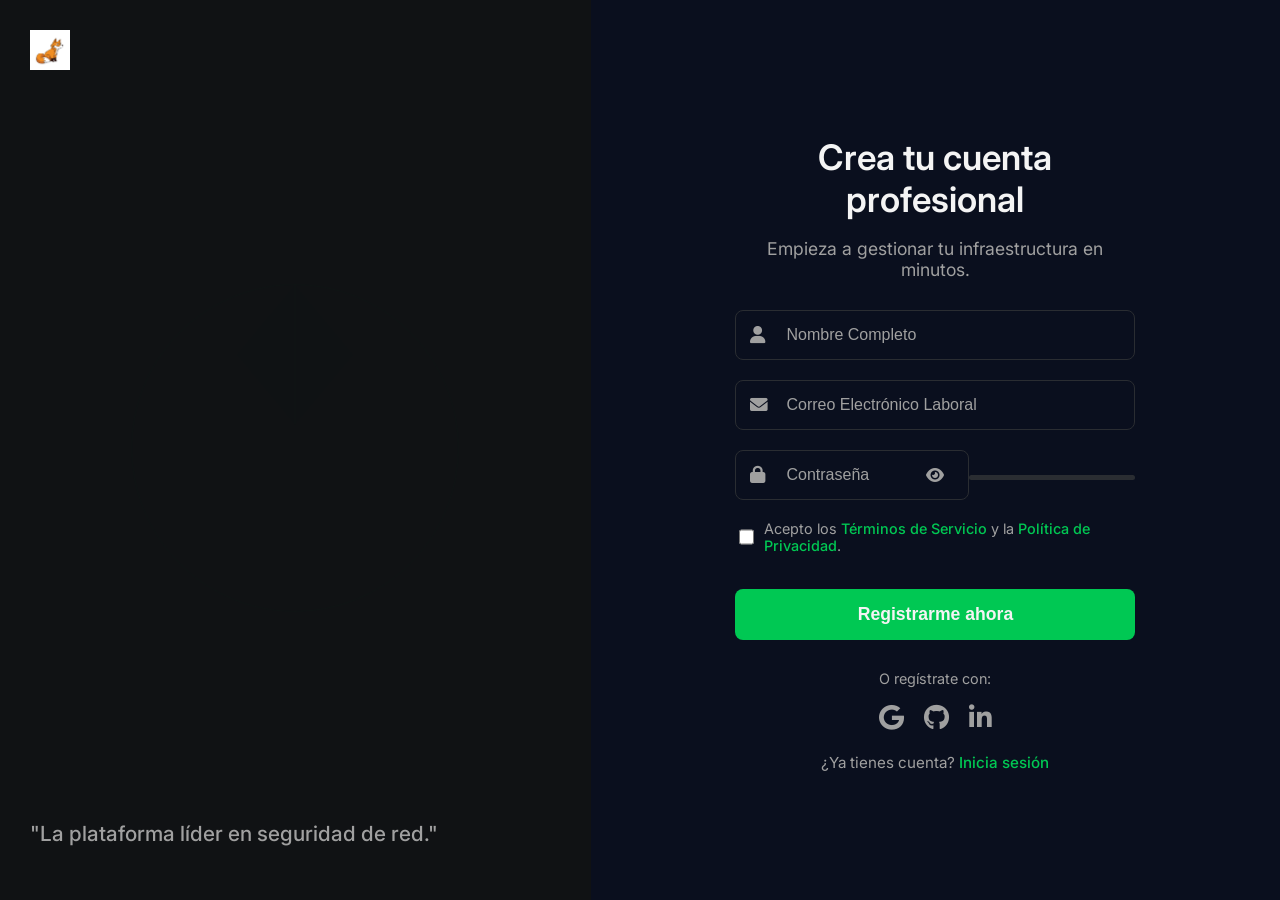
<file: proyectos/proyecto-1.html>
<!DOCTYPE html>
<html lang="es">
<head>
    <meta charset="UTF-8">
    <meta name="viewport" content="width=device-width, initial-scale=1.0">
    <title>Registro Profesional - Plataforma Segura</title>
    <link href="https://fonts.googleapis.com/css2?family=Inter:wght@400;500;600;700&display=swap" rel="stylesheet">
    <link rel="stylesheet" href="https://cdnjs.cloudflare.com/ajax/libs/font-awesome/6.0.0/css/all.min.css">
    <link rel="stylesheet" href="../css/proyecto-1.css">
</head>
<body>
    <div class="split-screen">
        <div class="left-panel">
            <div class="logo">
                <img src="../img/svg/OGFB9T0.jpg" alt="Logo Empresa">
            </div>
            <div class="abstract-graphic">
                <!-- Aquí podrías incluir un SVG o una imagen de fondo con un gráfico abstracto -->
                <svg width="300" height="300" viewBox="0 0 300 300" fill="none" xmlns="http://www.w3.org/2000/svg">
                    <circle cx="150" cy="150" r="140" stroke="#00c853" stroke-width="1" fill="none" opacity="0.1"/>
                    <path d="M150 10 L200 70 L150 130 L100 70 L150 10 Z" fill="#00c853" opacity="0.05"/>
                    <line x1="150" y1="10" x2="150" y2="130" stroke="#00c853" stroke-width="0.5" opacity="0.08"/>
                    <line x1="10" y1="150" x2="290" y2="150" stroke="#00c853" stroke-width="0.5" opacity="0.08"/>
                </svg>
            </div>
            <div class="testimonial">
                <h3>"La plataforma líder en seguridad de red."</h3>
            </div>
        </div>

        <div class="right-panel">
            <div class="form-container">
                <h1>Crea tu cuenta profesional</h1>
                <p class="subtitle">Empieza a gestionar tu infraestructura en minutos.</p>

                <form id="registrationForm">
                    <div class="input-group">
                        <i class="fas fa-user icon"></i>
                        <input type="text" id="fullName" placeholder="Nombre Completo" required>
                    </div>

                    <div class="input-group">
                        <i class="fas fa-envelope icon"></i>
                        <input type="email" id="email" placeholder="Correo Electrónico Laboral" required>
                    </div>

                    <div class="input-group password-group">
                        <i class="fas fa-lock icon"></i>
                        <input type="password" id="password" placeholder="Contraseña" required>
                        <i class="fas fa-eye toggle-password icon"></i>
                        <div class="password-strength-bar">
                            <div class="strength-level"></div>
                        </div>
                    </div>

                    <div class="terms-group">
                        <input type="checkbox" id="terms" required>
                        <label for="terms">Acepto los <a href="#">Términos de Servicio</a> y la <a href="#">Política de Privacidad</a>.</label>
                    </div>

                    <button type="submit" class="cta-button">Registrarme ahora</button>
                </form>

                <div class="social-login">
                    <p>O regístrate con:</p>
                    <div class="social-icons">
                        <a href="#"><i class="fab fa-google"></i></a>
                        <a href="#"><i class="fab fa-github"></i></a>
                        <a href="#"><i class="fab fa-linkedin-in"></i></a>
                    </div>
                </div>

                <div class="login-link">
                    <p>¿Ya tienes cuenta? <a href="#">Inicia sesión</a></p>
                </div>
            </div>
        </div>
    </div>

    <script src="../js/proyecto-1.js"></script>
</body>
</html>
</file>
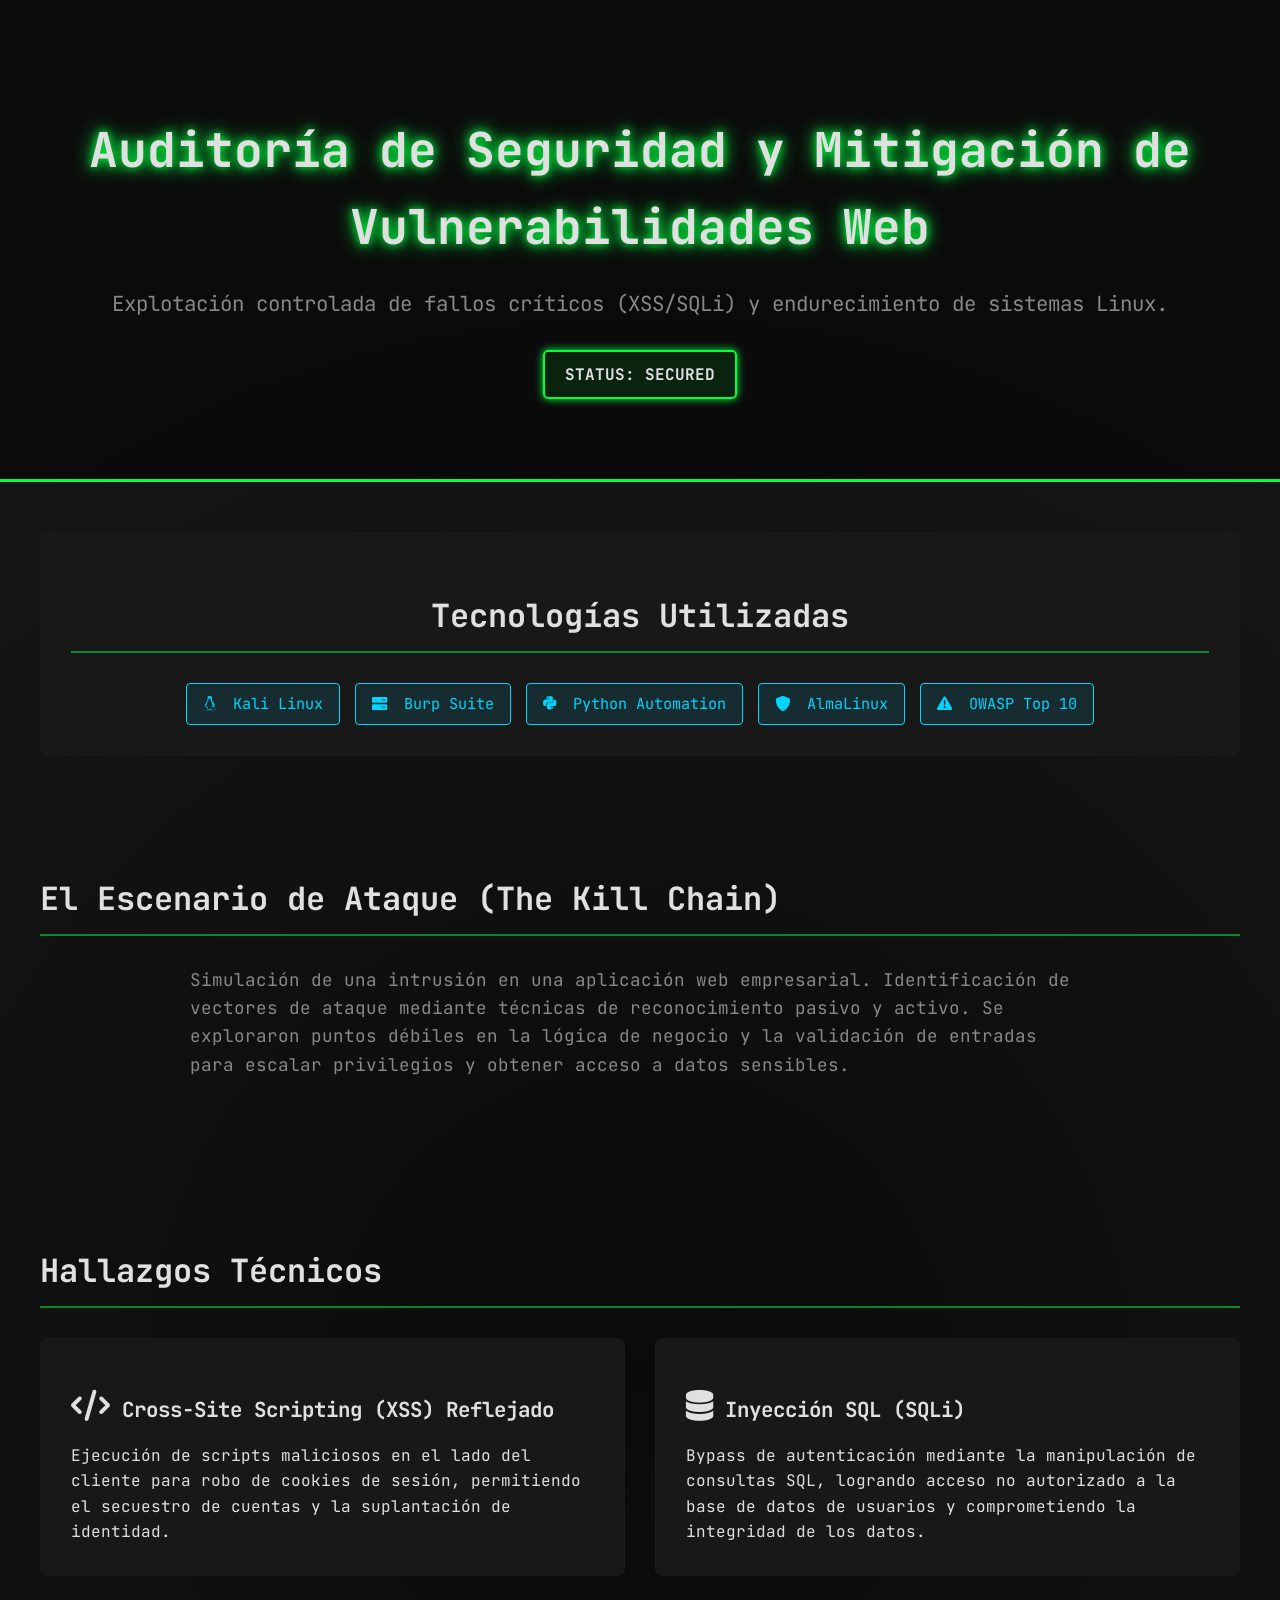
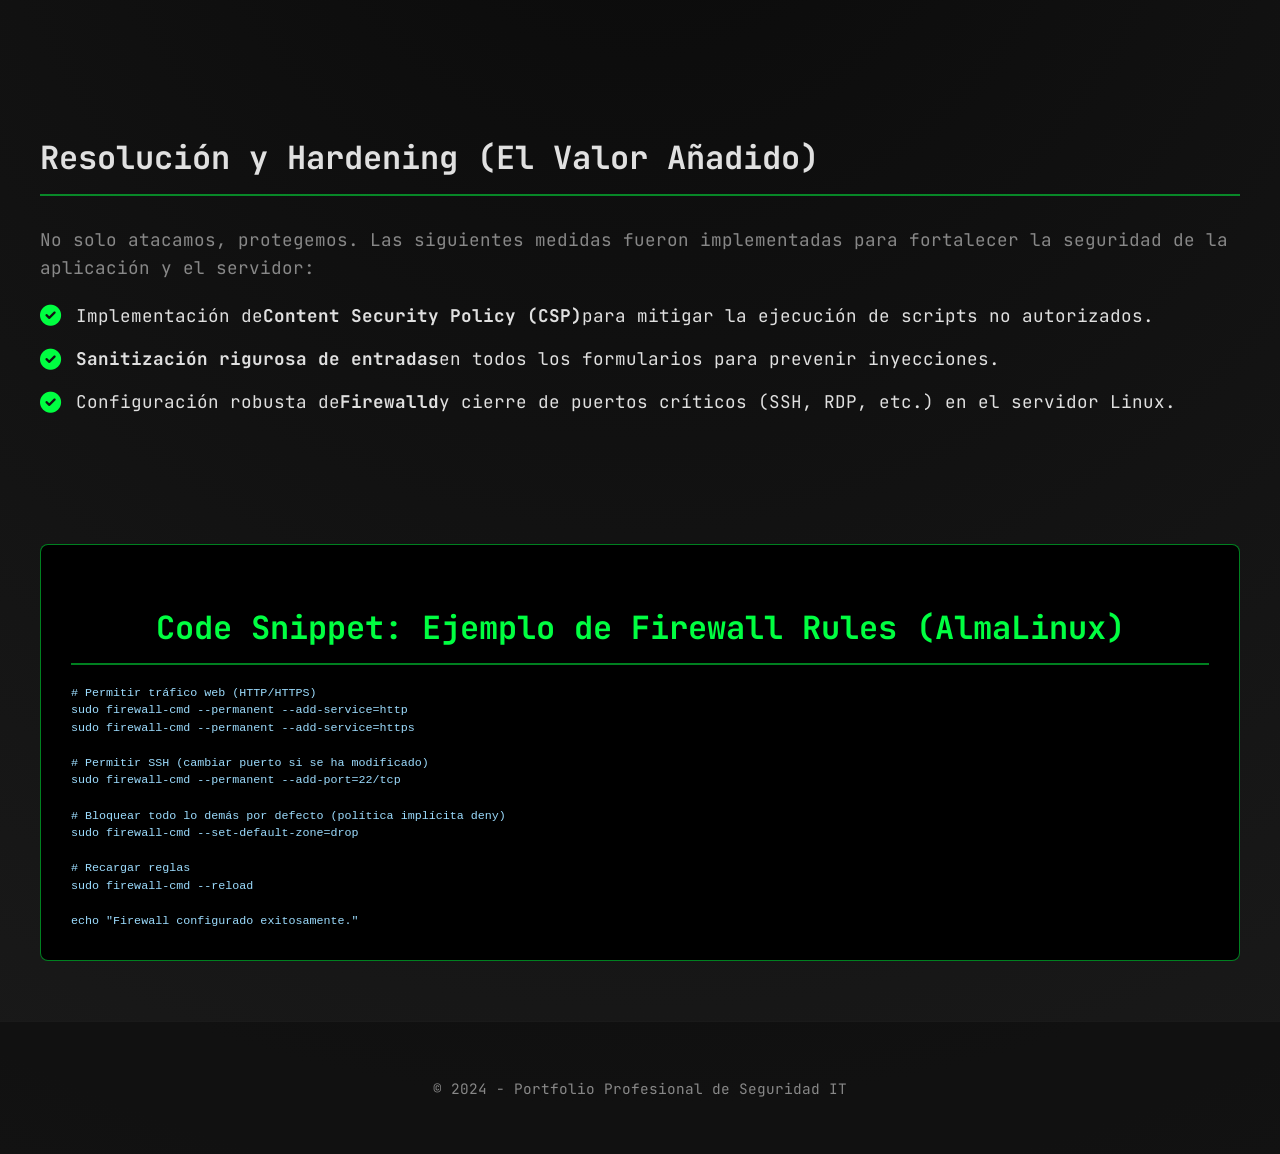
<file: proyectos/proyecto-2.html>
<!DOCTYPE html>
<html lang="es">
<head>
    <meta charset="UTF-8">
    <meta name="viewport" content="width=device-width, initial-scale=1.0">
    <title>Auditoría de Seguridad - Proyecto Profesional</title>
    <link rel="stylesheet" href="../css/proyecto-2.css">
    <link href="https://fonts.googleapis.com/css2?family=JetBrains+Mono:wght@400;700&display=swap" rel="stylesheet">
    <link rel="stylesheet" href="https://cdnjs.cloudflare.com/ajax/libs/font-awesome/6.0.0/css/all.min.css"> <!-- Para iconos -->
</head>
<body>

    <header class="hero-header">
        <div class="container">
            <h1 class="project-title">Auditoría de Seguridad y Mitigación de Vulnerabilidades Web</h1>
            <p class="project-subtitle">Explotación controlada de fallos críticos (XSS/SQLi) y endurecimiento de sistemas Linux.</p>
            <div class="status-badge">Status: Secured</div>
        </div>
    </header>

    <main class="container">
        <section class="technologies-dashboard">
            <h2>Tecnologías Utilizadas</h2>
            <div class="tech-tags">
                <span class="tech-tag"><i class="fab fa-linux"></i> Kali Linux</span>
                <span class="tech-tag"><i class="fas fa-server"></i> Burp Suite</span>
                <span class="tech-tag"><i class="fab fa-python"></i> Python Automation</span>
                <span class="tech-tag"><i class="fas fa-shield-alt"></i> AlmaLinux</span>
                <span class="tech-tag"><i class="fas fa-exclamation-triangle"></i> OWASP Top 10</span>
            </div>
        </section>

        <section class="attack-scenario">
            <h2>El Escenario de Ataque (The Kill Chain)</h2>
            <p>
                Simulación de una intrusión en una aplicación web empresarial. Identificación de vectores de ataque mediante técnicas de reconocimiento pasivo y activo. Se exploraron puntos débiles en la lógica de negocio y la validación de entradas para escalar privilegios y obtener acceso a datos sensibles.
            </p>
        </section>

        <section class="technical-findings">
            <h2>Hallazgos Técnicos</h2>
            <div class="findings-grid">
                <div class="finding-card">
                    <div class="finding-header">
                        <h3><i class="fas fa-code"></i> Cross-Site Scripting (XSS) Reflejado</h3>
                    </div>
                    <p>Ejecución de scripts maliciosos en el lado del cliente para robo de cookies de sesión, permitiendo el secuestro de cuentas y la suplantación de identidad.</p>
                </div>
                <div class="finding-card">
                    <div class="finding-header">
                        <h3><i class="fas fa-database"></i> Inyección SQL (SQLi)</h3>
                    </div>
                    <p>Bypass de autenticación mediante la manipulación de consultas SQL, logrando acceso no autorizado a la base de datos de usuarios y comprometiendo la integridad de los datos.</p>
                </div>
            </div>
        </section>

        <section class="resolution-hardening">
            <h2>Resolución y Hardening (El Valor Añadido)</h2>
            <p>No solo atacamos, protegemos. Las siguientes medidas fueron implementadas para fortalecer la seguridad de la aplicación y el servidor:</p>
            <ul class="hardening-list">
                <li><i class="fas fa-check-circle neon-accent"></i> Implementación de <strong>Content Security Policy (CSP)</strong> para mitigar la ejecución de scripts no autorizados.</li>
                <li><i class="fas fa-check-circle neon-accent"></i> <strong>Sanitización rigurosa de entradas</strong> en todos los formularios para prevenir inyecciones.</li>
                <li><i class="fas fa-check-circle neon-accent"></i> Configuración robusta de <strong>Firewalld</strong> y cierre de puertos críticos (SSH, RDP, etc.) en el servidor Linux.</li>
            </ul>
        </section>

        <section class="code-snippet-section">
            <h2>Code Snippet: Ejemplo de Firewall Rules (AlmaLinux)</h2>
            <pre><code class="language-bash"># Permitir tráfico web (HTTP/HTTPS)
sudo firewall-cmd --permanent --add-service=http
sudo firewall-cmd --permanent --add-service=https

# Permitir SSH (cambiar puerto si se ha modificado)
sudo firewall-cmd --permanent --add-port=22/tcp

# Bloquear todo lo demás por defecto (política implícita deny)
sudo firewall-cmd --set-default-zone=drop

# Recargar reglas
sudo firewall-cmd --reload

echo "Firewall configurado exitosamente."</code></pre>
        </section>
    </main>

    <footer class="footer">
        <p>&copy; 2024 - Portfolio Profesional de Seguridad IT</p>
    </footer>

    <script src="../js/proyecto-2.js"></script>
</body>
</html>
</file>
<file: css/proyecto-1.css>
/* style.css */

:root {
    --background-dark: #0a0f1e; /* Azul marino extremadamente oscuro */
    --accent-primary: #00c853; /* Verde esmeralda sofisticado */
    --text-primary: #f4f4f4; /* Blanco roto */
    --text-secondary: #a0a0a0; /* Gris Medio */
    --input-border-dark: #2a2d32; /* Gris oscuro sutil */
    --input-border-focus: var(--accent-primary);
    --validation-error: #ef5350; /* Rojo suave */
    --validation-success: var(--accent-primary);
}

body {
    margin: 0;
    font-family: 'Inter', sans-serif;
    background-color: var(--background-dark);
    color: var(--text-primary);
    display: flex;
    justify-content: center;
    align-items: center;
    min-height: 100vh;
    overflow: hidden; /* Evita barras de scroll innecesarias */
}

.split-screen {
    display: flex;
    width: 100%;
    height: 100vh;
}

.left-panel {
    flex: 1; /* Ocupa el espacio disponible */
    display: flex;
    flex-direction: column;
    justify-content: center;
    align-items: center;
    padding: 50px;
    background-color: #101214; /* Gris casi negro elegante */
    position: relative;
    overflow: hidden;
}

.left-panel .logo {
    position: absolute;
    top: 30px;
    left: 30px;
    z-index: 10;
}

.left-panel .logo img {
    height: 40px; /* Ajusta el tamaño del logo si es necesario */
}

.left-panel .abstract-graphic {
    position: absolute;
    top: 50%;
    left: 50%;
    transform: translate(-50%, -50%);
    opacity: 0.1;
    z-index: 1;
}

.left-panel .abstract-graphic svg {
    width: 350px; /* Ajusta el tamaño del gráfico */
    height: 350px;
}

.left-panel .testimonial {
    position: absolute;
    bottom: 30px;
    left: 30px;
    right: 30px;
    text-align: left;
    z-index: 10;
}

.left-panel .testimonial h3 {
    font-size: 1.3em;
    font-weight: 500;
    color: var(--text-secondary);
    line-height: 1.5;
}

.right-panel {
    flex: 1.2; /* Ocupa un poco más de espacio */
    display: flex;
    justify-content: center;
    align-items: center;
    padding: 50px;
    position: relative;
}

.form-container {
    width: 100%;
    max-width: 400px; /* Ancho máximo del formulario */
    text-align: center;
}

.form-container h1 {
    font-size: 2.2em;
    font-weight: 600;
    margin-bottom: 15px;
    color: var(--text-primary);
    line-height: 1.2;
}

.form-container .subtitle {
    font-size: 1.1em;
    color: var(--text-secondary);
    margin-bottom: 30px;
    font-weight: 400;
}

.input-group {
    position: relative;
    margin-bottom: 20px;
    display: flex;
    align-items: center;
}

.input-group .icon {
    position: absolute;
    left: 15px;
    color: var(--text-secondary);
    font-size: 1.1em;
    z-index: 2;
}

.input-group input {
    width: 100%;
    padding: 15px 15px 15px 50px; /* Espacio para el icono */
    background-color: var(--background-dark);
    border: 1px solid var(--input-border-dark);
    border-radius: 8px;
    color: var(--text-primary);
    font-size: 1em;
    transition: border-color 0.3s ease, box-shadow 0.3s ease;
}

.input-group input::placeholder {
    color: var(--text-secondary);
}

.input-group input:focus {
    outline: none;
    border-color: var(--input-border-focus);
    box-shadow: 0 0 0 3px rgba(0, 200, 83, 0.2); /* Sutil sombra de foco */
}

.password-group {
    position: relative;
}

.password-group .toggle-password {
    position: absolute;
    right: 15px;
    color: var(--text-secondary);
    cursor: pointer;
    font-size: 1em;
    z-index: 2;
}

.password-strength-bar {
    width: 100%;
    height: 5px;
    background-color: var(--input-border-dark);
    border-radius: 3px;
    margin-top: 5px;
    overflow: hidden; /* Para que el relleno no se salga */
}

.password-strength-bar .strength-level {
    height: 100%;
    width: 0%; /* Inicialmente vacío */
    background-color: transparent;
    border-radius: 3px;
    transition: width 0.3s ease, background-color 0.3s ease;
}

.terms-group {
    display: flex;
    align-items: center;
    margin-bottom: 25px;
    text-align: left;
    font-size: 0.9em;
    color: var(--text-secondary);
}

.terms-group input[type="checkbox"] {
    accent-color: var(--accent-primary); /* Color del checkbox */
    margin-right: 10px;
    width: 16px;
    height: 16px;
    cursor: pointer;
}

.terms-group label {
    cursor: pointer;
}

.terms-group a {
    color: var(--accent-primary);
    text-decoration: none;
    font-weight: 500;
    transition: color 0.3s ease;
}

.terms-group a:hover {
    color: var(--text-primary);
}

.cta-button {
    width: 100%;
    padding: 15px;
    background-color: var(--accent-primary);
    color: var(--text-primary);
    border: none;
    border-radius: 8px;
    font-size: 1.1em;
    font-weight: 600;
    cursor: pointer;
    transition: background-color 0.3s ease, transform 0.2s ease, box-shadow 0.3s ease;
    margin-top: 10px;
}

.cta-button:hover {
    background-color: #00b048; /* Un tono ligeramente más oscuro para el hover */
    transform: translateY(-2px);
    box-shadow: 0 4px 15px rgba(0, 200, 83, 0.3);
}

.social-login {
    margin-top: 30px;
    margin-bottom: 20px;
    color: var(--text-secondary);
    font-size: 0.9em;
}

.social-login p {
    margin-bottom: 15px;
}

.social-icons {
    display: flex;
    justify-content: center;
    gap: 20px;
}

.social-icons a {
    color: var(--text-secondary);
    font-size: 1.8em;
    transition: color 0.3s ease;
}

.social-icons a:hover {
    color: var(--accent-primary);
}

.login-link {
    margin-top: 20px;
    font-size: 0.95em;
    color: var(--text-secondary);
}

.login-link a {
    color: var(--accent-primary);
    text-decoration: none;
    font-weight: 500;
    transition: color 0.3s ease;
}

.login-link a:hover {
    color: var(--text-primary);
}

/* Responsive adjustments */
@media (max-width: 768px) {
    .split-screen {
        flex-direction: column;
    }

    .left-panel {
        display: none; /* Ocultar el panel izquierdo en pantallas pequeñas */
    }

    .right-panel {
        flex: 1;
        width: 100%;
        padding: 30px 20px;
    }

    .form-container {
        max-width: 100%;
    }

    .form-container h1 {
        font-size: 1.8em;
    }

    .form-container .subtitle {
        font-size: 1em;
    }
}

/* Estilos para validación */
input.invalid {
    border-color: var(--validation-error) !important;
}

input.valid {
    border-color: var(--validation-success) !important;
}
</file>
<file: css/proyecto-2.css>
/* style.css */

/* Paleta de Colores */
:root {
    --background-dark: #0a0a0a;
    --background-gradient-end: #1a1a1a;
    --neon-green: #00ff41;
    --electric-blue: #00d4ff;
    --text-light: #e0e0e0;
    --text-gray: #888;
    --card-background: #181818;
    --border-color: rgba(0, 255, 65, 0.5); /* Borde semitransparente neón */
}

/* Fuentes */
body {
    font-family: 'JetBrains Mono', monospace; /* Fuente monoespaciada por defecto */
    background-color: var(--background-dark);
    background-image: radial-gradient(circle, var(--background-dark) 0%, var(--background-gradient-end) 100%);
    color: var(--text-light);
    line-height: 1.6;
    margin: 0;
    padding: 0;
    overflow-x: hidden; /* Evitar scroll horizontal */
}

h1, h2, h3 {
    font-family: 'JetBrains Mono', monospace;
    color: var(--text-light);
    margin-bottom: 20px;
}

h1 { font-size: 2.5em; }
h2 { font-size: 2em; border-bottom: 2px solid var(--border-color); padding-bottom: 10px; margin-bottom: 30px; }
h3 { font-size: 1.5em; }

a {
    color: var(--electric-blue);
    text-decoration: none;
    transition: color 0.3s ease;
}

a:hover {
    color: var(--text-light);
    text-decoration: underline;
}

.container {
    max-width: 1200px;
    margin: 0 auto;
    padding: 0 20px;
}

/* Hero Header */
.hero-header {
    background-color: rgba(0, 0, 0, 0.5); /* Fondo semitransparente para que se vea el degradado */
    padding: 80px 0;
    text-align: center;
    border-bottom: 3px solid var(--neon-green);
}

.project-title {
    font-size: 3em;
    margin-bottom: 15px;
    text-shadow: 0 0 10px var(--neon-green), 0 0 20px var(--neon-green); /* Efecto glow */
}

.project-subtitle {
    font-size: 1.3em;
    color: var(--text-gray);
    margin-bottom: 30px;
}

.status-badge {
    display: inline-block;
    padding: 10px 20px;
    border: 2px solid var(--neon-green);
    border-radius: 5px;
    background-color: rgba(0, 255, 65, 0.1); /* Fondo sutil neón */
    font-weight: bold;
    text-transform: uppercase;
    box-shadow: 0 0 8px var(--neon-green); /* Glow sutil */
}

/* Dashboard de Tecnologías */
.technologies-dashboard {
    margin-top: 50px;
    padding: 30px;
    background-color: var(--card-background);
    border-radius: 8px;
    text-align: center;
    border: 1px solid var(--background-gradient-end);
}

.tech-tags {
    display: flex;
    flex-wrap: wrap;
    justify-content: center;
    gap: 15px;
    margin-top: 20px;
}

.tech-tag {
    background-color: rgba(0, 212, 255, 0.1); /* Fondo azul sutil */
    color: var(--electric-blue);
    padding: 8px 16px;
    border-radius: 4px;
    border: 1px solid var(--electric-blue);
    font-size: 0.95em;
    transition: all 0.3s ease;
    cursor: default;
}

.tech-tag:hover {
    background-color: var(--electric-blue);
    color: var(--background-dark);
    box-shadow: 0 0 10px var(--electric-blue);
}

.tech-tag i {
    margin-right: 8px;
}

/* Secciones Generales */
section {
    margin-top: 50px;
    padding: 40px 0;
}

section p, section ul {
    color: var(--text-gray);
    font-size: 1.1em;
}

/* El Escenario de Ataque */
.attack-scenario p {
    max-width: 900px; /* Limitar ancho para mejor lectura */
    margin: 0 auto;
}

/* Hallazgos Técnicos - Usando Grid */
.technical-findings {
    margin-top: 60px;
}

.findings-grid {
    display: grid;
    grid-template-columns: repeat(auto-fit, minmax(300px, 1fr)); /* Responsive Grid */
    gap: 30px;
}

.finding-card {
    background-color: var(--card-background);
    border-radius: 8px;
    padding: 30px;
    border: 1px solid var(--background-gradient-end);
    transition: transform 0.3s ease, box-shadow 0.3s ease;
}

.finding-card:hover {
    transform: translateY(-5px);
    box-shadow: 0 5px 15px rgba(0, 255, 65, 0.2); /* Glow al pasar el ratón */
}

.finding-header {
    display: flex;
    align-items: center;
    gap: 15px;
    margin-bottom: 15px;
    color: var(--neon-green);
}

.finding-header h3 {
    margin-bottom: 0;
    font-size: 1.3em;
}

.finding-header i {
    font-size: 1.5em;
}

.finding-card p {
    color: var(--text-light); /* Texto más claro dentro de las cards */
    font-size: 1em;
    margin-bottom: 0;
}

/* Resolución y Hardening */
.resolution-hardening ul {
    list-style: none;
    padding-left: 0;
    margin-top: 20px;
}

.resolution-hardening li {
    margin-bottom: 15px;
    display: flex;
    align-items: center;
    color: var(--text-light);
}

.resolution-hardening li i {
    color: var(--neon-green);
    margin-right: 15px;
    font-size: 1.2em;
}

.resolution-hardening li strong {
    color: var(--text-light);
}

/* Code Snippet */
.code-snippet-section {
    margin-top: 70px;
    background-color: #000; /* Fondo negro puro para el snippet */
    padding: 30px;
    border-radius: 8px;
    border: 1px solid var(--border-color);
    overflow-x: auto; /* Scroll si el código es muy largo */
}

.code-snippet-section h2 {
    margin-bottom: 20px;
    text-align: center;
    color: var(--neon-green);
}

pre {
    margin: 0;
    padding: 0;
    font-family: 'JetBrains Mono', monospace;
    font-size: 0.9em;
    line-height: 1.5;
}

code {
    display: block; /* Asegura que code ocupe todo el pre */
    color: #9cdcfe; /* Color azul claro para el código */
}

code .keyword { color: #569cd6; } /* Ejemplo: palabras clave */
code .string { color: #ce9178; } /* Ejemplo: strings */
code .comment { color: #6a9955; } /* Ejemplo: comentarios */
code .variable { color: #dcdcaa; } /* Ejemplo: variables */

/* Footer */
.footer {
    text-align: center;
    padding: 40px 0;
    margin-top: 60px;
    background-color: rgba(0, 0, 0, 0.3);
    border-top: 1px solid var(--background-gradient-end);
    font-size: 0.9em;
    color: var(--text-gray);
}

/* Botones y Efectos de Glow */
.neon-button {
    display: inline-block;
    padding: 12px 25px;
    background-color: transparent;
    color: var(--neon-green);
    border: 2px solid var(--neon-green);
    border-radius: 5px;
    font-size: 1.1em;
    font-weight: bold;
    text-transform: uppercase;
    cursor: pointer;
    transition: all 0.3s ease;
    box-shadow: 0 0 5px var(--neon-green); /* Glow inicial */
}

.neon-button:hover {
    background-color: var(--neon-green);
    color: var(--background-dark);
    box-shadow: 0 0 15px var(--neon-green), 0 0 25px var(--neon-green); /* Glow más intenso */
}

/* Responsive Design */
@media (max-width: 768px) {
    .hero-header {
        padding: 60px 0;
    }
    .project-title {
        font-size: 2.2em;
    }
    .project-subtitle {
        font-size: 1.1em;
    }
    h1 { font-size: 2em; }
    h2 { font-size: 1.7em; }
    h3 { font-size: 1.2em; }

    .technologies-dashboard, .finding-card, .code-snippet-section {
        padding: 20px;
    }

    .tech-tags {
        flex-direction: column;
        gap: 10px;
    }

    .findings-grid {
        grid-template-columns: 1fr; /* Una columna en pantallas pequeñas */
    }

    pre {
        font-size: 0.8em;
    }
}

@media (max-width: 480px) {
    .project-title {
        font-size: 1.8em;
    }
    .project-subtitle {
        font-size: 1em;
    }
    .status-badge {
        font-size: 0.9em;
    }
    .neon-button {
        font-size: 1em;
        padding: 10px 20px;
    }
}
</file>
